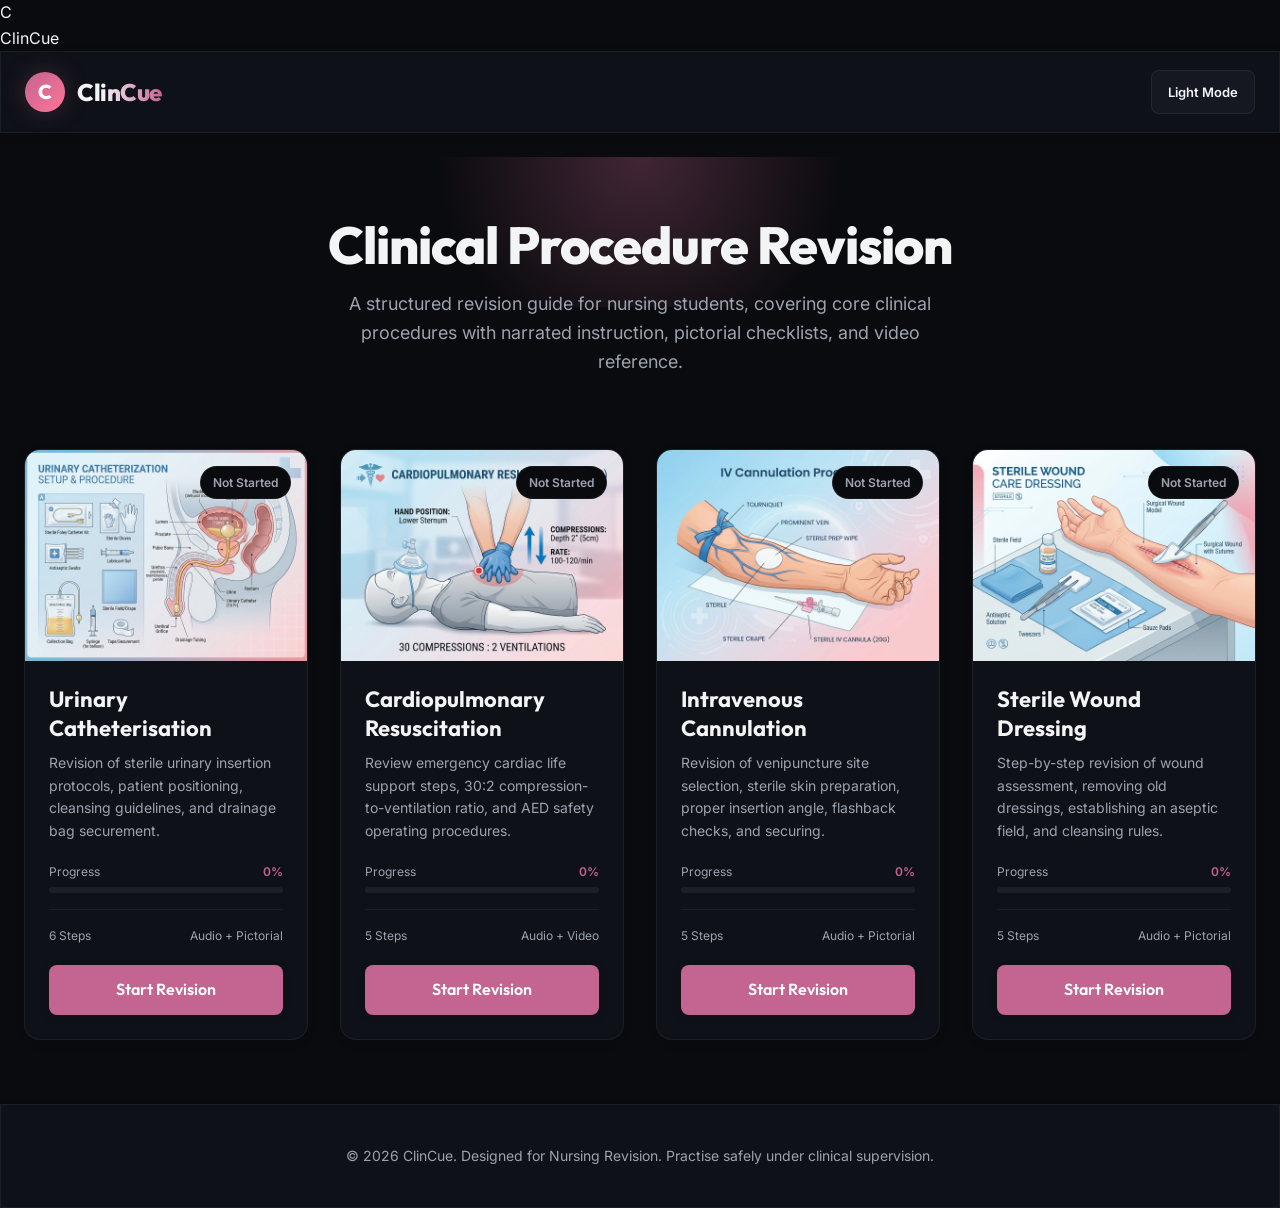
<file: index.html>
<!DOCTYPE html>
<html lang="en" data-theme="dark">
<head>
    <meta charset="UTF-8">
    <meta name="viewport" content="width=device-width, initial-scale=1.0">
    <title>ClinCue - Clinical Revision Dashboard</title>
    <meta name="description" content="Quick multimedia-rich revision dashboard for nursing students and professionals covering critical clinical procedures.">
    <link rel="stylesheet" href="css/styles.css">
    <link rel="manifest" href="manifest.json">
    <link rel="icon" href="icons/icon-192.png">
    <link rel="apple-touch-icon" href="icons/icon-192.png">
    <meta name="theme-color" content="#c46491">
    <meta name="apple-mobile-web-app-capable" content="yes">
    <meta name="apple-mobile-web-app-status-bar-style" content="black-translucent">
    <meta name="apple-mobile-web-app-title" content="ClinCue">
</head>
<body>
   <div id="preloader">
    <div class="loader">
        <div class="image">
            <span class="loader-logo">C</span>
        </div>
        <span class="loader-name">ClinCue</span>
    </div>
</div>
    <header class="glass">
        <div class="container navbar">
            <a href="index.html" class="brand" id="brand-logo">
                <div class="brand-icon">C</div>
                <div class="brand-name">ClinCue</div>
            </a>
            <div class="nav-actions">
                <button class="theme-toggle-btn" id="theme-toggle" aria-label="Toggle light/dark theme">Light Mode</button>
            </div>
        </div>
    </header>

    <main class="container">
        <section class="hero-section">
            <div class="hero-glow"></div>
            <h1 class="hero-title">Clinical Procedure Revision</h1>
            <p class="hero-subtitle">A structured revision guide for nursing students, covering core clinical procedures with narrated instruction, pictorial checklists, and video reference.</p>
        </section>

        <!-- Procedures Grid -->
        <section class="procedure-grid">
            
            <!-- Urinary Catheterisation -->
            <article class="procedure-card glass" id="card-urinary-catheterisation">
                <div class="card-img-wrapper">
                    <img src="media/images/urinary-catheterisation.jpg" alt="Urinary Catheterisation setup showing sterile equipment" class="card-img">
                    <span class="card-badge" id="badge-urinary-catheterisation">Not Started</span>
                </div>
                <div class="card-content">
                    <h2 class="card-title">Urinary Catheterisation</h2>
                    <p class="card-desc">Revision of sterile urinary insertion protocols, patient positioning, cleansing guidelines, and drainage bag securement.</p>
                    
                    <div style="margin-bottom: 16px;">
                        <div style="display: flex; justify-content: space-between; font-size: 12px; margin-bottom: 6px; color: var(--text-muted);">
                            <span>Progress</span>
                            <span id="progress-text-urinary-catheterisation" style="font-weight: 600; color: var(--accent);">0%</span>
                        </div>
                        <div style="background: var(--border-color); height: 6px; border-radius: 3px; overflow: hidden;">
                            <div id="progress-bar-urinary-catheterisation" style="width: 0%; height: 100%; background: var(--accent); transition: var(--transition-smooth);"></div>
                        </div>
                    </div>

                    <div class="card-meta">
                        <div class="meta-item"><span>6 Steps</span></div>
                        <div class="meta-item"><span>Audio + Pictorial</span></div>
                    </div>
                    <a href="procedures/urinary-catheterisation.html" class="btn-primary" id="btn-revise-urinary-catheterisation">Start Revision</a>
                </div>
            </article>

            <!-- Cardiopulmonary Resuscitation -->
            <article class="procedure-card glass" id="card-cardiopulmonary-resuscitation">
                <div class="card-img-wrapper">
                    <img src="media/images/cardiopulmonary-resuscitation.jpg" alt="Hands performing CPR compressions on mannequin chest" class="card-img">
                    <span class="card-badge" id="badge-cardiopulmonary-resuscitation">Not Started</span>
                </div>
                <div class="card-content">
                    <h2 class="card-title">Cardiopulmonary Resuscitation</h2>
                    <p class="card-desc">Review emergency cardiac life support steps, 30:2 compression-to-ventilation ratio, and AED safety operating procedures.</p>
                    
                    <div style="margin-bottom: 16px;">
                        <div style="display: flex; justify-content: space-between; font-size: 12px; margin-bottom: 6px; color: var(--text-muted);">
                            <span>Progress</span>
                            <span id="progress-text-cardiopulmonary-resuscitation" style="font-weight: 600; color: var(--accent);">0%</span>
                        </div>
                        <div style="background: var(--border-color); height: 6px; border-radius: 3px; overflow: hidden;">
                            <div id="progress-bar-cardiopulmonary-resuscitation" style="width: 0%; height: 100%; background: var(--accent); transition: var(--transition-smooth);"></div>
                        </div>
                    </div>

                    <div class="card-meta">
                        <div class="meta-item"><span>5 Steps</span></div>
                        <div class="meta-item"><span>Audio + Video</span></div>
                    </div>
                    <a href="procedures/cardiopulmonary-resuscitation.html" class="btn-primary" id="btn-revise-cardiopulmonary-resuscitation">Start Revision</a>
                </div>
            </article>

            <!-- Intravenous Cannulation -->
            <article class="procedure-card glass" id="card-intravenous-cannulation">
                <div class="card-img-wrapper">
                    <img src="media/images/intravenous-cannulation.jpg" alt="Sterile cannula insertion into arm vein diagram" class="card-img">
                    <span class="card-badge" id="badge-intravenous-cannulation">Not Started</span>
                </div>
                <div class="card-content">
                    <h2 class="card-title">Intravenous Cannulation</h2>
                    <p class="card-desc">Revision of venipuncture site selection, sterile skin preparation, proper insertion angle, flashback checks, and securing.</p>
                    
                    <div style="margin-bottom: 16px;">
                        <div style="display: flex; justify-content: space-between; font-size: 12px; margin-bottom: 6px; color: var(--text-muted);">
                            <span>Progress</span>
                            <span id="progress-text-intravenous-cannulation" style="font-weight: 600; color: var(--accent);">0%</span>
                        </div>
                        <div style="background: var(--border-color); height: 6px; border-radius: 3px; overflow: hidden;">
                            <div id="progress-bar-intravenous-cannulation" style="width: 0%; height: 100%; background: var(--accent); transition: var(--transition-smooth);"></div>
                        </div>
                    </div>

                    <div class="card-meta">
                        <div class="meta-item"><span>5 Steps</span></div>
                        <div class="meta-item"><span>Audio + Pictorial</span></div>
                    </div>
                    <a href="procedures/intravenous-cannulation.html" class="btn-primary" id="btn-revise-intravenous-cannulation">Start Revision</a>
                </div>
            </article>

            <!-- Sterile Wound Dressing -->
            <article class="procedure-card glass" id="card-sterile-wound-dressing">
                <div class="card-img-wrapper">
                    <img src="media/images/sterile-wound-dressing.jpg" alt="Aseptic field wound dressing tray and forceps" class="card-img">
                    <span class="card-badge" id="badge-sterile-wound-dressing">Not Started</span>
                </div>
                <div class="card-content">
                    <h2 class="card-title">Sterile Wound Dressing</h2>
                    <p class="card-desc">Step-by-step revision of wound assessment, removing old dressings, establishing an aseptic field, and cleansing rules.</p>
                    
                    <div style="margin-bottom: 16px;">
                        <div style="display: flex; justify-content: space-between; font-size: 12px; margin-bottom: 6px; color: var(--text-muted);">
                            <span>Progress</span>
                            <span id="progress-text-sterile-wound-dressing" style="font-weight: 600; color: var(--accent);">0%</span>
                        </div>
                        <div style="background: var(--border-color); height: 6px; border-radius: 3px; overflow: hidden;">
                            <div id="progress-bar-sterile-wound-dressing" style="width: 0%; height: 100%; background: var(--accent); transition: var(--transition-smooth);"></div>
                        </div>
                    </div>

                    <div class="card-meta">
                        <div class="meta-item"><span>5 Steps</span></div>
                        <div class="meta-item"><span>Audio + Pictorial</span></div>
                    </div>
                    <a href="procedures/sterile-wound-dressing.html" class="btn-primary" id="btn-revise-sterile-wound-dressing">Start Revision</a>
                </div>
            </article>

        </section>
    </main>

    <footer class="glass">
        <div class="container">
            <p>&copy; 2026 ClinCue. Designed for Nursing Revision. Practise safely under clinical supervision.</p>
        </div>
    </footer>

    <!-- Core Module Import -->
    <script src="js/shared.js"></script>
    <script>
        // Procedure configurations
        const PROCEDURES = [
            { slug: 'urinary-catheterisation', totalSteps: 6 },
            { slug: 'cardiopulmonary-resuscitation', totalSteps: 5 },
            { slug: 'intravenous-cannulation', totalSteps: 5 },
            { slug: 'sterile-wound-dressing', totalSteps: 5 }
        ];

        function updateDashboardUI() {
            PROCEDURES.forEach(proc => {
                const info = Clinicue.getProcedureProgress(proc.slug, proc.totalSteps);
                const pct = info.percent;
                const checkedCount = info.checkedSteps.length;

                // Update individual elements
                const badge = document.getElementById(`badge-${proc.slug}`);
                const progressBar = document.getElementById(`progress-bar-${proc.slug}`);
                const progressText = document.getElementById(`progress-text-${proc.slug}`);
                const btn = document.getElementById(`btn-revise-${proc.slug}`);

                if (badge) {
                    if (checkedCount === 0) {
                        badge.textContent = 'Not Started';
                        badge.className = 'card-badge status-not-started';
                    } else if (pct === 100) {
                        badge.textContent = 'Completed';
                        badge.className = 'card-badge status-completed';
                    } else {
                        badge.textContent = 'In Progress';
                        badge.className = 'card-badge status-revision';
                    }
                }

                if (progressBar) {
                    progressBar.style.width = `${pct}%`;
                }

                if (progressText) {
                    progressText.textContent = `${pct}%`;
                }

                if (btn) {
                    btn.textContent = checkedCount === 0 ? 'Start Revision' : (pct === 100 ? 'Revise Again' : 'Resume Revision');
                }
            });
        }

        // Initialize dashboard UI on load and update on dynamic progress events
        document.addEventListener('DOMContentLoaded', updateDashboardUI);
        window.addEventListener('progressUpdated', updateDashboardUI);
    </script>
</body>
</html>
</file>
<file: css/styles.css>
@import url('https://fonts.googleapis.com/css2?family=Inter:wght@300;400;500;600;700&family=Outfit:wght@400;500;600;700;800&display=swap');

:root {
    /* Color Palette */
    --accent: hsl(332, 45%, 58%);
    --accent-hover: hsl(332, 45%, 48%);
    --accent-glow: hsla(332, 45%, 58%, 0.3);
    --accent-light: hsla(332, 45%, 58%, 0.12);
    
    /* Dark Mode Defaults */
    --bg-main: #0a0b0e;
    --bg-surface: rgba(18, 20, 28, 0.75);
    --bg-surface-hover: rgba(26, 29, 41, 0.85);
    --bg-input: #151821;
    --border-color: rgba(255, 255, 255, 0.06);
    --border-color-hover: rgba(255, 255, 255, 0.12);
    --text-main: #f3f4f6;
    --text-muted: #9ca3af;
    --text-inverse: #111827;
    
    /* Layout */
    --max-width: 1280px;
    --border-radius-sm: 8px;
    --border-radius-md: 16px;
    --border-radius-lg: 24px;
    --shadow-sm: 0 2px 8px rgba(0, 0, 0, 0.15);
    --shadow-md: 0 8px 30px rgba(0, 0, 0, 0.3);
    --shadow-glow: 0 0 25px hsla(332, 45%, 58%, 0.25);
    
    /* Status Colors */
    --success: #10b981;
    --warning: #f59e0b;
    --info: #3b82f6;
    --success-light: rgba(16, 185, 129, 0.1);
    
    /* Font Families */
    --font-heading: 'Outfit', sans-serif;
    --font-body: 'Inter', sans-serif;
    
    --transition-smooth: all 0.3s cubic-bezier(0.4, 0, 0.2, 1);
    --transition-fast: all 0.15s ease;
}

/* Light Mode Overrides */
[data-theme="light"] {
    --bg-main: #f5f6fa;
    --bg-surface: rgba(255, 255, 255, 0.8);
    --bg-surface-hover: rgba(255, 255, 255, 0.95);
    --bg-input: #ffffff;
    --border-color: rgba(0, 0, 0, 0.06);
    --border-color-hover: rgba(0, 0, 0, 0.12);
    --text-main: #1f2937;
    --text-muted: #6b7280;
    --text-inverse: #ffffff;
    --shadow-md: 0 8px 30px rgba(0, 0, 0, 0.05);
}

/* Global Reset */
* {
    box-sizing: border-box;
    margin: 0;
    padding: 0;
}

body {
    background-color: var(--bg-main);
    color: var(--text-main);
    font-family: var(--font-body);
    line-height: 1.6;
    -webkit-font-smoothing: antialiased;
    transition: background-color 0.4s ease, color 0.4s ease;
    min-height: 100vh;
    display: flex;
    flex-direction: column;
    overflow-x: hidden;
}

/* Glassmorphism Effect */
.glass {
    backdrop-filter: blur(16px);
    -webkit-backdrop-filter: blur(16px);
    background: var(--bg-surface);
    border: 1px solid var(--border-color);
    box-shadow: var(--shadow-sm);
}

/* Container */
.container {
    width: 100%;
    max-width: var(--max-width);
    margin: 0 auto;
    padding: 0 24px;
}

/* Header & Navigation */
header {
    width: 100%;
    position: sticky;
    top: 0;
    z-index: 100;
    border-bottom: 1px solid var(--border-color);
    margin-bottom: 24px;
}

header .navbar {
    height: 80px;
    display: flex;
    justify-content: space-between;
    align-items: center;
}

.brand {
    display: flex;
    align-items: center;
    gap: 12px;
    text-decoration: none;
    color: var(--text-main);
}

.brand-icon {
    width: 40px;
    height: 40px;
    border-radius: 50%;
    background: linear-gradient(135deg, var(--accent), #ff7597);
    display: flex;
    align-items: center;
    justify-content: center;
    box-shadow: var(--shadow-glow);
    font-family: var(--font-heading);
    font-weight: 800;
    color: white;
    font-size: 20px;
}

.brand-name {
    font-family: var(--font-heading);
    font-size: 24px;
    font-weight: 800;
    letter-spacing: -0.5px;
    background: linear-gradient(to right, var(--text-main) 30%, var(--accent));
    -webkit-background-clip: text;
    -webkit-text-fill-color: transparent;
}

.nav-actions {
    display: flex;
    align-items: center;
    gap: 16px;
}

/* Theme Toggle Button */
.theme-toggle-btn {
    background: var(--bg-input);
    border: 1px solid var(--border-color);
    height: 44px;
    padding: 0 16px;
    border-radius: var(--border-radius-sm);
    cursor: pointer;
    color: var(--text-main);
    font-family: var(--font-body);
    font-size: 13px;
    font-weight: 600;
    display: flex;
    align-items: center;
    justify-content: center;
    white-space: nowrap;
    transition: var(--transition-smooth);
}

.theme-toggle-btn:hover {
    border-color: var(--accent);
    color: var(--accent);
    transform: translateY(-2px);
}

/* Main Dashboard UI */
.hero-section {
    padding: 60px 0 40px;
    text-align: center;
    position: relative;
    overflow: hidden;
}

.hero-glow {
    position: absolute;
    top: -150px;
    left: 50%;
    transform: translateX(-50%);
    width: 500px;
    height: 300px;
    background: radial-gradient(circle, var(--accent-glow) 0%, transparent 70%);
    z-index: -1;
    pointer-events: none;
}

.hero-title {
    font-family: var(--font-heading);
    font-size: 52px;
    font-weight: 800;
    line-height: 1.1;
    margin-bottom: 16px;
    letter-spacing: -1px;
}

.hero-subtitle {
    font-size: 18px;
    color: var(--text-muted);
    max-width: 600px;
    margin: 0 auto 32px;
    font-weight: 400;
}

/* Grid Layout for Procedures */
.procedure-grid {
    display: grid;
    grid-template-columns: repeat(auto-fill, minmax(280px, 1fr));
    gap: 32px;
    margin-bottom: 64px;
}

.procedure-card {
    border-radius: var(--border-radius-md);
    overflow: hidden;
    transition: var(--transition-smooth);
    display: flex;
    flex-direction: column;
}

.procedure-card:hover {
    transform: translateY(-8px);
    border-color: var(--accent);
    box-shadow: var(--shadow-md), 0 0 20px rgba(224, 82, 137, 0.15);
}

.card-img-wrapper {
    position: relative;
    width: 100%;
    padding-bottom: 75%; /* 4:3 Aspect Ratio */
    background: var(--bg-input);
    overflow: hidden;
}

.card-img {
    position: absolute;
    top: 0;
    left: 0;
    width: 100%;
    height: 100%;
    object-fit: cover;
    transition: var(--transition-smooth);
}

.procedure-card:hover .card-img {
    transform: scale(1.05);
}

.card-badge {
    position: absolute;
    top: 16px;
    right: 16px;
    background: var(--bg-main);
    border: 1px solid var(--border-color);
    padding: 6px 12px;
    border-radius: 20px;
    font-size: 12px;
    font-weight: 600;
    color: var(--text-muted);
    transition: var(--transition-smooth);
}

.procedure-card:hover .card-badge.status-completed {
    border-color: var(--success);
    color: var(--success);
    box-shadow: 0 0 8px rgba(16, 185, 129, 0.2);
}

.procedure-card:hover .card-badge.status-revision {
    border-color: var(--accent);
    color: var(--accent);
}

.card-content {
    padding: 24px;
    display: flex;
    flex-direction: column;
    flex-grow: 1;
}

.card-title {
    font-family: var(--font-heading);
    font-size: 22px;
    font-weight: 700;
    margin-bottom: 10px;
    line-height: 1.3;
}

.card-desc {
    font-size: 14px;
    color: var(--text-muted);
    margin-bottom: 20px;
    flex-grow: 1;
}

.card-meta {
    display: flex;
    align-items: center;
    justify-content: space-between;
    margin-bottom: 20px;
    font-size: 12px;
    color: var(--text-muted);
    border-top: 1px solid var(--border-color);
    padding-top: 16px;
}

.meta-item {
    display: flex;
    align-items: center;
    gap: 6px;
}

.btn-primary {
    background: var(--accent);
    border: none;
    color: white;
    font-family: var(--font-heading);
    font-weight: 600;
    font-size: 16px;
    padding: 12px 24px;
    border-radius: var(--border-radius-sm);
    cursor: pointer;
    transition: var(--transition-smooth);
    display: flex;
    align-items: center;
    justify-content: center;
    gap: 8px;
    text-decoration: none;
    box-shadow: var(--shadow-sm);
}

.btn-primary:hover {
    background: var(--accent-hover);
    box-shadow: 0 4px 15px var(--accent-glow);
    transform: translateY(-1px);
}

.btn-secondary {
    background: var(--bg-input);
    border: 1px solid var(--border-color);
    color: var(--text-main);
    font-family: var(--font-heading);
    font-weight: 600;
    font-size: 16px;
    padding: 12px 24px;
    border-radius: var(--border-radius-sm);
    cursor: pointer;
    transition: var(--transition-smooth);
    display: inline-flex;
    align-items: center;
    justify-content: center;
    gap: 8px;
    text-decoration: none;
}

.btn-secondary:hover {
    border-color: var(--accent);
    color: var(--accent);
    transform: translateY(-1px);
}

/* Footer */
footer {
    margin-top: auto;
    border-top: 1px solid var(--border-color);
    padding: 40px 0;
    text-align: center;
    font-size: 14px;
    color: var(--text-muted);
}

/* Detail Page Specific Styling */
.back-nav {
    display: inline-flex;
    align-items: center;
    gap: 8px;
    color: var(--text-muted);
    text-decoration: none;
    font-weight: 500;
    font-size: 14px;
    margin-bottom: 24px;
    transition: var(--transition-fast);
}

.back-nav:hover {
    color: var(--accent);
}

.procedure-header {
    display: flex;
    justify-content: space-between;
    align-items: flex-start;
    flex-wrap: wrap;
    gap: 24px;
    margin-bottom: 32px;
}

.procedure-title-section h1 {
    font-family: var(--font-heading);
    font-size: 40px;
    font-weight: 800;
    line-height: 1.2;
    margin-bottom: 8px;
}

.procedure-subtitle {
    font-size: 16px;
    color: var(--text-muted);
}

/* Mode Switcher Tabs */
.mode-tabs {
    display: flex;
    gap: 8px;
    border-bottom: 1px solid var(--border-color);
    margin-bottom: 32px;
    padding-bottom: 8px;
    overflow-x: auto;
}

.mode-tab {
    background: none;
    border: none;
    color: var(--text-muted);
    font-family: var(--font-heading);
    font-size: 16px;
    font-weight: 600;
    padding: 12px 24px;
    border-radius: var(--border-radius-sm);
    cursor: pointer;
    transition: var(--transition-smooth);
    display: flex;
    align-items: center;
    gap: 8px;
    white-space: nowrap;
    position: relative;
}

.mode-tab:hover {
    color: var(--accent);
    background: var(--bg-surface);
}

.mode-tab.active {
    color: var(--accent);
    background: var(--accent-light);
}

.mode-tab.active::after {
    content: '';
    position: absolute;
    bottom: -9px;
    left: 0;
    width: 100%;
    height: 2px;
    background: var(--accent);
}

/* Content Mode Views */
.mode-view {
    display: none;
    animation: fadeIn 0.4s ease forwards;
}

.mode-view.active {
    display: block;
}

@keyframes fadeIn {
    from { opacity: 0; transform: translateY(10px); }
    to { opacity: 1; transform: translateY(0); }
}

/* AUDIO MODE - Classic Audio Deck */
.audio-deck {
    max-width: 680px;
    margin: 0 auto;
    border-radius: var(--border-radius-lg);
    padding: 40px;
    text-align: center;
    border-color: var(--border-color-hover);
    position: relative;
}

.deck-glow {
    position: absolute;
    top: 50%;
    left: 50%;
    transform: translate(-50%, -50%);
    width: 80%;
    height: 80%;
    background: radial-gradient(circle, var(--accent-glow) 0%, transparent 60%);
    z-index: -1;
    pointer-events: none;
    opacity: 0.5;
    transition: var(--transition-smooth);
}

.audio-deck.playing .deck-glow {
    opacity: 1;
    width: 100%;
    height: 100%;
}

.cassette-box {
    margin: 0 auto 32px;
    width: 180px;
    height: 180px;
    border-radius: 50%;
    background: var(--bg-input);
    border: 3px solid var(--border-color);
    display: flex;
    align-items: center;
    justify-content: center;
    position: relative;
    box-shadow: inset 0 4px 15px rgba(0, 0, 0, 0.4);
}

.disc-icon {
    width: 140px;
    height: 140px;
    border-radius: 50%;
    background: radial-gradient(circle, #292d3e 30%, #151821 70%);
    border: 2px solid var(--accent);
    display: flex;
    align-items: center;
    justify-content: center;
    box-shadow: var(--shadow-sm);
}

.disc-inner {
    width: 40px;
    height: 40px;
    border-radius: 50%;
    background: var(--bg-main);
    border: 1px solid var(--border-color);
}

.audio-deck.playing .disc-icon {
    animation: rotateDisc 8s linear infinite;
}

@keyframes rotateDisc {
    from { transform: rotate(0deg); }
    to { transform: rotate(360deg); }
}

.track-info {
    margin-bottom: 24px;
}

.track-title {
    font-family: var(--font-heading);
    font-size: 24px;
    font-weight: 700;
    margin-bottom: 6px;
}

.track-artist {
    font-size: 14px;
    color: var(--text-muted);
}

/* Audio Controls */
.deck-controls {
    display: flex;
    flex-direction: column;
    gap: 20px;
}

.progress-slider-container {
    display: flex;
    align-items: center;
    gap: 12px;
    font-size: 12px;
    color: var(--text-muted);
}

.progress-slider {
    flex-grow: 1;
    -webkit-appearance: none;
    appearance: none;
    height: 6px;
    border-radius: 3px;
    background: var(--border-color-hover);
    outline: none;
    cursor: pointer;
}

.progress-slider::-webkit-slider-thumb {
    -webkit-appearance: none;
    appearance: none;
    width: 16px;
    height: 16px;
    border-radius: 50%;
    background: var(--accent);
    cursor: pointer;
    box-shadow: 0 0 10px var(--accent-glow);
    transition: var(--transition-fast);
}

.progress-slider::-webkit-slider-thumb:hover {
    transform: scale(1.2);
}

.control-buttons {
    display: flex;
    align-items: center;
    justify-content: center;
    gap: 24px;
}

.control-btn {
    background: var(--bg-input);
    border: 1px solid var(--border-color);
    width: 52px;
    height: 52px;
    border-radius: 50%;
    display: flex;
    align-items: center;
    justify-content: center;
    cursor: pointer;
    color: var(--text-main);
    font-size: 18px;
    transition: var(--transition-smooth);
}

.control-btn:hover {
    border-color: var(--accent);
    color: var(--accent);
    transform: scale(1.05);
}

.control-btn.btn-play {
    background: var(--accent);
    color: white;
    width: 68px;
    height: 68px;
    font-size: 24px;
    border: none;
    box-shadow: var(--shadow-sm);
}

.control-btn.btn-play:hover {
    background: var(--accent-hover);
    box-shadow: var(--shadow-glow);
    transform: scale(1.08);
}

.sound-toggle-label {
    display: flex;
    align-items: center;
    justify-content: center;
    gap: 8px;
    font-size: 14px;
    color: var(--text-muted);
    cursor: pointer;
    margin-top: 16px;
}

/* PICTORIAL MODE */
.pictorial-guide {
    display: flex;
    flex-direction: column;
    gap: 40px;
}

.guide-hero {
    border-radius: var(--border-radius-lg);
    overflow: hidden;
    position: relative;
    max-height: 480px;
}

.guide-hero img {
    width: 100%;
    height: 100%;
    object-fit: cover;
}

.step-timeline {
    position: relative;
    padding-left: 32px;
}

.step-timeline::before {
    content: '';
    position: absolute;
    left: 11px;
    top: 12px;
    bottom: 12px;
    width: 2px;
    background: var(--border-color);
}

.step-card {
    border-radius: var(--border-radius-md);
    padding: 24px;
    margin-bottom: 24px;
    position: relative;
    transition: var(--transition-smooth);
}

.step-card:hover {
    border-color: var(--accent);
}

.step-card.active-narration {
    border-color: var(--accent);
    background: var(--accent-light);
    box-shadow: var(--shadow-glow);
}

.step-number {
    position: absolute;
    left: -32px;
    top: 24px;
    width: 24px;
    height: 24px;
    border-radius: 50%;
    background: var(--bg-input);
    border: 2px solid var(--border-color);
    display: flex;
    align-items: center;
    justify-content: center;
    font-size: 12px;
    font-weight: 700;
    color: var(--text-muted);
    transition: var(--transition-smooth);
    z-index: 2;
}

.step-card:hover .step-number, 
.step-card.active-narration .step-number {
    background: var(--accent);
    border-color: var(--accent);
    color: white;
}

.step-header {
    display: flex;
    justify-content: space-between;
    align-items: center;
    margin-bottom: 12px;
}

.step-title {
    font-family: var(--font-heading);
    font-size: 20px;
    font-weight: 700;
}

.step-status-check {
    cursor: pointer;
    width: 24px;
    height: 24px;
    border-radius: 50%;
    border: 2px solid var(--border-color);
    display: flex;
    align-items: center;
    justify-content: center;
    color: transparent;
    transition: var(--transition-fast);
}

.step-status-check:hover {
    border-color: var(--accent);
}

.step-status-check.checked {
    background: var(--success);
    border-color: var(--success);
    color: white;
}

/* COMBINED MODE (Video & Interactive Sync) */
.combined-split {
    display: grid;
    grid-template-columns: 1.5fr 1fr;
    gap: 32px;
}

@media (max-width: 992px) {
    .combined-split {
        grid-template-columns: 1fr;
    }
}

.video-player-wrapper {
    border-radius: var(--border-radius-lg);
    overflow: hidden;
    background: black;
    border: 1px solid var(--border-color);
    aspect-ratio: 16/9;
    position: relative;
}

.video-player-wrapper video {
    width: 100%;
    height: 100%;
    object-fit: cover;
}

/* Custom Interactive Slideshow */
.interactive-show-wrapper {
    border-radius: var(--border-radius-lg);
    border: 1px solid var(--border-color);
    padding: 32px;
    display: flex;
    flex-direction: column;
    justify-content: space-between;
    height: 100%;
}

.show-header {
    display: flex;
    justify-content: space-between;
    align-items: center;
    margin-bottom: 24px;
    border-bottom: 1px solid var(--border-color);
    padding-bottom: 12px;
}

.show-title {
    font-family: var(--font-heading);
    font-size: 20px;
    font-weight: 700;
}

.show-steps-tracker {
    font-size: 14px;
    color: var(--text-muted);
}

.show-body {
    flex-grow: 1;
    display: flex;
    flex-direction: column;
    justify-content: center;
    min-height: 240px;
}

.show-slide-text {
    font-size: 16px;
    line-height: 1.7;
    margin-bottom: 24px;
    transition: var(--transition-smooth);
}

.show-slide-num {
    font-size: 64px;
    font-weight: 800;
    font-family: var(--font-heading);
    color: var(--accent-light);
    line-height: 1;
    margin-bottom: 12px;
}

.show-controls {
    display: flex;
    flex-direction: column;
    gap: 16px;
    border-top: 1px solid var(--border-color);
    padding-top: 24px;
}

.interactive-play-btn {
    width: 100%;
}

/* Responsive adjustments */
@media (max-width: 768px) {
    .hero-title {
        font-size: 38px;
    }
    
    .procedure-header {
        flex-direction: column;
        align-items: stretch;
    }
    
    .procedure-title-section h1 {
        font-size: 32px;
    }
    /* ClinCue Preloader */
#preloader {
    position: fixed;
    inset: 0;
    z-index: 99999;
    display: flex;
    align-items: center;
    justify-content: center;
    background: var(--bg-primary, #171717);
    opacity: 1;
    visibility: visible;
    transition: opacity 0.7s ease, visibility 0.7s ease;
}

#preloader.preloader-hidden {
    opacity: 0;
    visibility: hidden;
    pointer-events: none;
}

#preloader .loader {
    width: 180px;
    height: 150px;
    position: relative;
    display: flex;
    flex-direction: column;
    align-items: center;
    justify-content: center;
    gap: 12px;
}

#preloader .image {
    width: 76px;
    height: 76px;
    display: flex;
    align-items: center;
    justify-content: center;
    transform-origin: bottom center;
    animation: clinicue-rotate 3s ease-in-out forwards;
}

#preloader .loader-logo {
    width: 68px;
    height: 68px;
    display: flex;
    align-items: center;
    justify-content: center;
    border-radius: 50%;
    background: var(--accent, #d65a9e);
    color: #fff;
    font-size: 42px;
    font-weight: 700;
}

#preloader .loader-name {
    color: var(--text-primary, #fff);
    font-size: 24px;
    font-weight: 700;
    letter-spacing: 2px;
    opacity: 0;
    animation: clinicue-name 3s ease forwards;
}

@keyframes clinicue-rotate {
    0% {
        transform: rotate(90deg);
        opacity: 0;
    }
    35% {
        transform: rotate(0deg);
        opacity: 1;
    }
    65% {
        transform: rotate(0deg);
        opacity: 1;
    }
    100% {
        transform: rotate(-90deg);
        opacity: 0;
    }
}

@keyframes clinicue-name {
    0%, 25% {
        opacity: 0;
        transform: translateY(8px);
    }
    40%, 75% {
        opacity: 1;
        transform: translateY(0);
    }
    100% {
        opacity: 0;
    }
}

@media (prefers-reduced-motion: reduce) {
    #preloader .image,
    #preloader .loader-name {
        animation-duration: 0.5s;
    }

    #preloader {
        transition-duration: 0.2s;
    }
}
}
</file>
